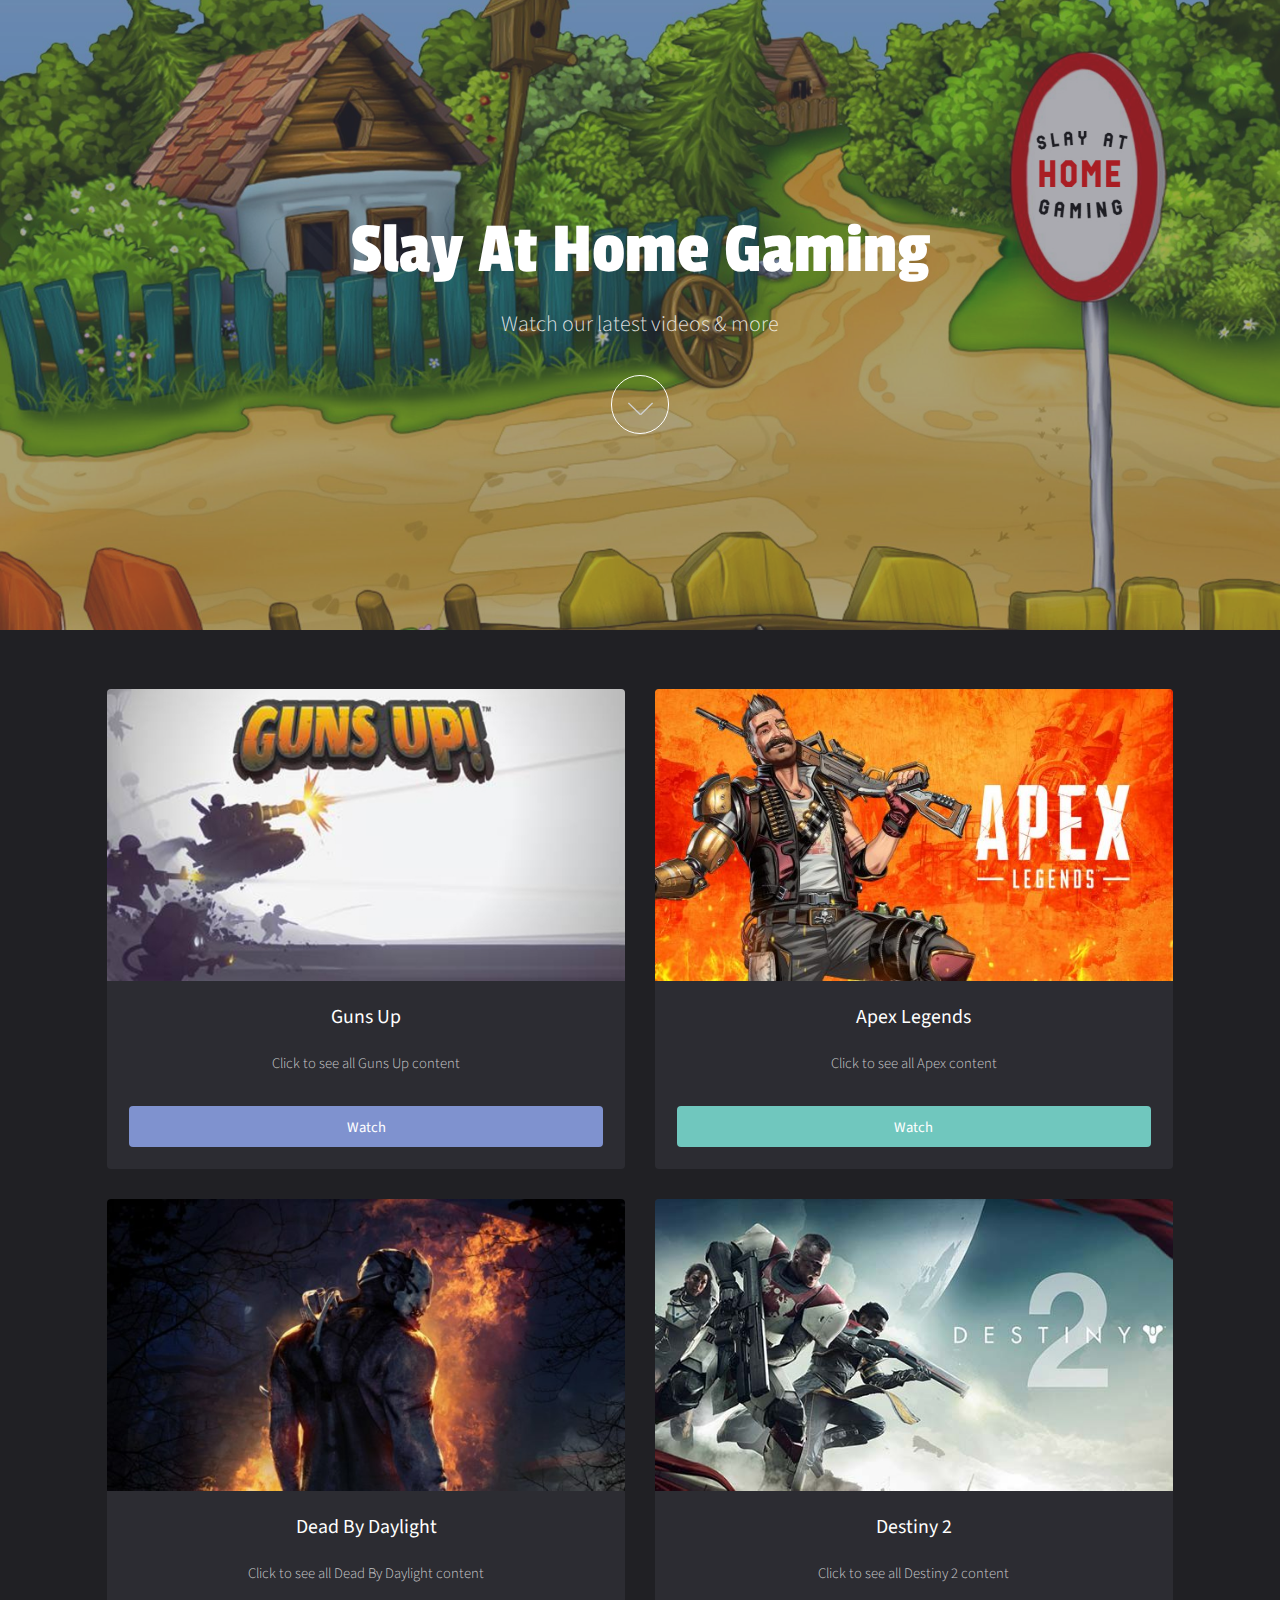
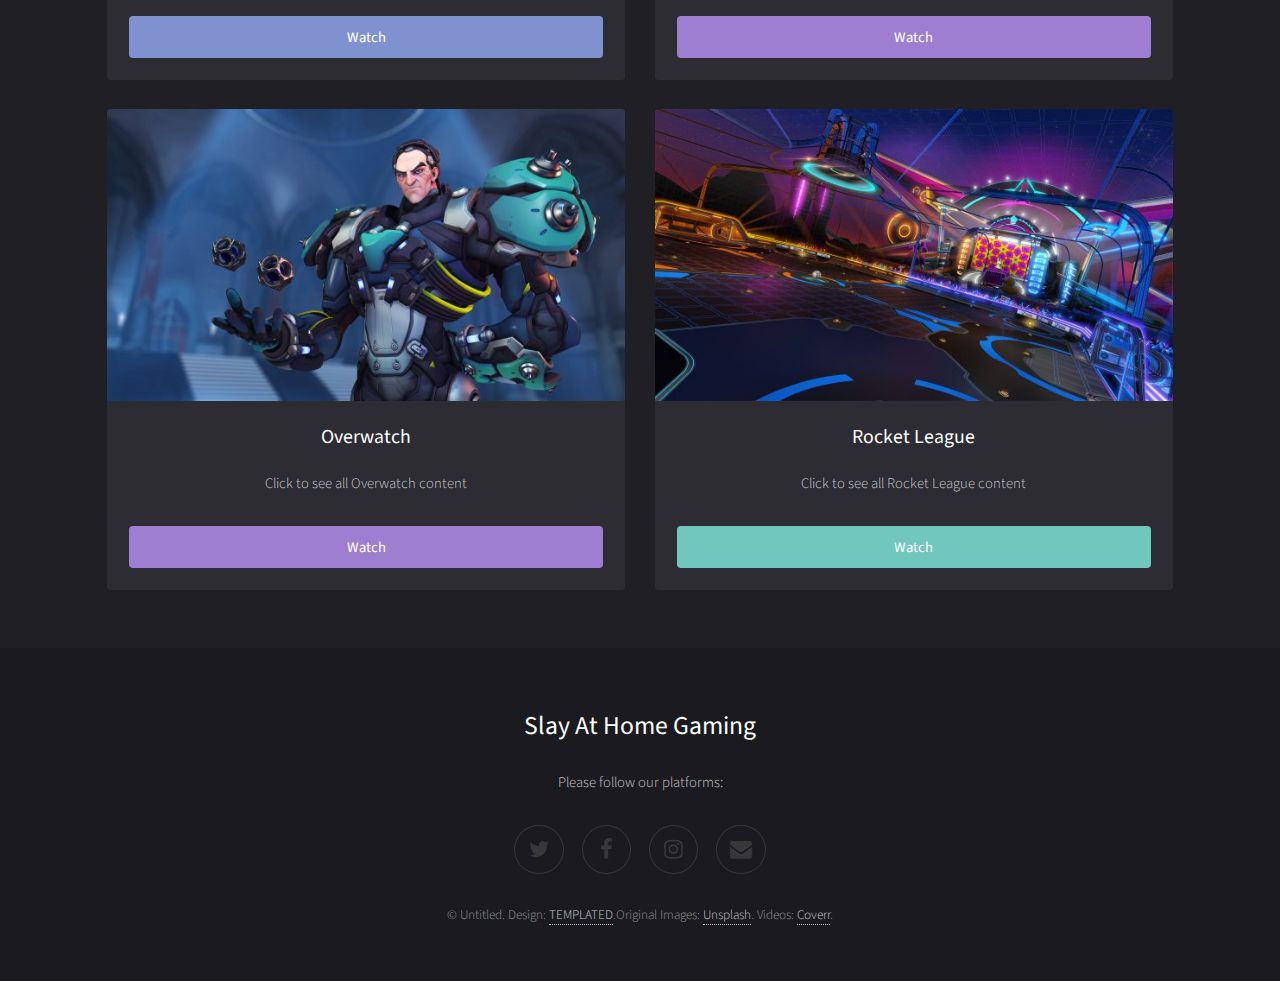
<file: index.html>
<!DOCTYPE HTML>
<!--
	Full Motion by TEMPLATED
	templated.co @templatedco
	Released for free under the Creative Commons Attribution 3.0 license (templated.co/license)
-->
<html>
		<title>Slay At Home Gaming</title>
		<meta charset="utf-8" />
		<meta name="viewport" content="width=device-width, initial-scale=1" />
		<link rel="stylesheet" href="assets/css/main.css" />
	</head>
	<body id="top">

			<!-- Banner -->
			<!--
				To use a video as your background, set data-video to the name of your video without
				its extension (eg. images/banner). Your video must be available in both .mp4 and .webm
				formats to work correctly.
			-->
				<section id="banner" data-video="images/banner">
					<div class="inner">
						<header>
							<h1>Slay At Home Gaming</h1>
							<p>Watch our latest videos & more<br/></p>
						</header>
						<a href="#main" class="more">Learn More</a>
					</div>
				</section>

			<!-- Main -->
				<div id="main">
					<div class="inner">

					<!-- Boxes -->
						<div class="thumbnails">
							<div class="box">
								<a href="gunsUp.html" class="image fit"><img src="images/guns up.jpg" alt="" /></a>
								<div class="inner">
									<h3>Guns Up</h3>
									<p>Click to see all Guns Up content</p>
									<a href="gunsUp.html" class="button style2 fit" data-poptrox="youtube,800x400">Watch</a>
								</div>
							</div>

							<div class="box">
								<a href="https://youtu.be/jfcAiUV6fb4" class="image fit"><img src="images/apex legends.jpeg" alt="" /></a>
								<div class="inner">
									<h3>Apex Legends</h3>
									<p>Click to see all Apex content</p>
									<a href="https://youtu.be/jfcAiUV6fb4" class="button fit" data-poptrox="youtube,800x400">Watch</a>
								</div>
							</div>

							<div class="box">
								<a href="https://youtu.be/6gdpADQAVE0" class="image fit"><img src="images/dead by daylight.jpeg" alt="" /></a>
								<div class="inner">
									<h3>Dead By Daylight</h3>
									<p>Click to see all Dead By Daylight content</p>
									<a href="https://youtu.be/6gdpADQAVE0" class="button style2 fit" data-poptrox="youtube,800x400">Watch</a>
								</div>
							</div>

							<div class="box">
								<a href="https://youtu.be/" class="image fit"><img src="images/destiny 2.jpg" alt="" /></a>
								<div class="inner">
									<h3>Destiny 2</h3>
									<p>Click to see all Destiny 2 content</p>
									<a href="https://youtu.be/" class="button style3 fit" data-poptrox="youtube,800x400">Watch</a>
								</div>
							</div>

							<div class="box">
								<a href="https://youtu.be/a0tLFoN51EU" class="image fit"><img src="images/overwatch.jpg" alt="" /></a>
								<div class="inner">
									<h3>Overwatch</h3>
									<p>Click to see all Overwatch content</p>
									<a href="https://youtu.be/a0tLFoN51EU" class="button style3 fit" data-poptrox="youtube,800x400">Watch</a>
								</div>
							</div>

							<div class="box">
								<a href="https://youtu.be/p4X2KgACFVA" class="image fit"><img src="images/rocket league.jpg" alt="" /></a>
								<div class="inner">
									<h3>Rocket League</h3>
									<p>Click to see all Rocket League content</p>
									<a href="https://youtu.be/p4X2KgACFVA" class="button fit" data-poptrox="youtube,800x400">Watch</a>
								</div>
							</div>

						</div>

					</div>
				</div>

			<!-- Footer -->
				<footer id="footer">
					<div class="inner">
						<h2>Slay At Home Gaming</h2>
						<p>Please follow our platforms:</p>
						<ul class="icons">
							<li><a href="https://twitter.com/SzechuanBoi" class="icon fa-twitter"><span class="label">Twitter</span></a></li>
							<li><a href="https://www.facebook.com/SlayAtHomeGaming" class="icon fa-facebook"><span class="label">Facebook</span></a></li>
							<li><a href="#" class="icon fa-instagram"><span class="label">Instagram</span></a></li>
							<li><a href="#" class="icon fa-envelope"><span class="label">Email</span></a></li>
						</ul>
						<p class="copyright">&copy; Untitled. Design: <a href="https://templated.co">TEMPLATED</a>.Original Images: <a href="https://unsplash.com/">Unsplash</a>. Videos: <a href="http://coverr.co/">Coverr</a>.</p>
					</div>
				</footer>

		<!-- Scripts -->
			<script src="assets/js/jquery.min.js"></script>
			<script src="assets/js/jquery.scrolly.min.js"></script>
			<script src="assets/js/jquery.poptrox.min.js"></script>
			<script src="assets/js/skel.min.js"></script>
			<script src="assets/js/util.js"></script>
			<script src="assets/js/main.js"></script>

	</body>
</html>
</file>
<file: assets/css/main.css>
@charset "UTF-8";
@import url(font-awesome.min.css);
@import url("https://fonts.googleapis.com/css?family=Source+Sans+Pro:300,400|Passion+One:400");

/*
	Full Motion by TEMPLATED
	templated.co @templatedco
	Released for free under the Creative Commons Attribution 3.0 license (templated.co/license)
*/

/* Reset */

	html, body, div, span, applet, object, iframe, h1, h2, h3, h4, h5, h6, p, blockquote, pre, a, abbr, acronym, address, big, cite, code, del, dfn, em, img, ins, kbd, q, s, samp, small, strike, strong, sub, sup, tt, var, b, u, i, center, dl, dt, dd, ol, ul, li, fieldset, form, label, legend, table, caption, tbody, tfoot, thead, tr, th, td, article, aside, canvas, details, embed, figure, figcaption, footer, header, hgroup, menu, nav, output, ruby, section, summary, time, mark, audio, video {
		margin: 0;
		padding: 0;
		border: 0;
		font-size: 100%;
		font: inherit;
		vertical-align: baseline;
	}

	article, aside, details, figcaption, figure, footer, header, hgroup, menu, nav, section {
		display: block;
	}

	body {
		line-height: 1;
	}

	ol, ul {
		list-style: none;
	}

	blockquote, q {
		quotes: none;
	}

	blockquote:before, blockquote:after, q:before, q:after {
		content: '';
		content: none;
	}

	table {
		border-collapse: collapse;
		border-spacing: 0;
	}

	body {
		-webkit-text-size-adjust: none;
	}

/* Box Model */

	*, *:before, *:after {
		-moz-box-sizing: border-box;
		-webkit-box-sizing: border-box;
		box-sizing: border-box;
	}

/* Basic */

	@-ms-viewport {
		width: device-width;
	}

	body {
		-ms-overflow-style: scrollbar;
	}

	@media screen and (max-width: 480px) {

		html, body {
			min-width: 320px;
		}

	}

	body {
		background: #202024;
	}

		body.is-loading *, body.is-loading *:before, body.is-loading *:after {
			-moz-animation: none !important;
			-webkit-animation: none !important;
			-ms-animation: none !important;
			animation: none !important;
			-moz-transition: none !important;
			-webkit-transition: none !important;
			-ms-transition: none !important;
			transition: none !important;
		}

/* Type */

	body, input, select, textarea {
		color: rgba(255, 255, 255, 0.75);
		font-family: "Source Sans Pro", sans-serif;
		font-size: 14pt;
		font-weight: 300;
		line-height: 1.65;
	}

		@media screen and (max-width: 1680px) {

			body, input, select, textarea {
				font-size: 11pt;
			}

		}

		@media screen and (max-width: 1280px) {

			body, input, select, textarea {
				font-size: 11pt;
			}

		}

		@media screen and (max-width: 980px) {

			body, input, select, textarea {
				font-size: 12pt;
			}

		}

		@media screen and (max-width: 736px) {

			body, input, select, textarea {
				font-size: 12pt;
			}

		}

		@media screen and (max-width: 480px) {

			body, input, select, textarea {
				font-size: 12pt;
			}

		}

	a {
		-moz-transition: background-color 0.2s ease-in-out, color 0.2s ease-in-out;
		-webkit-transition: background-color 0.2s ease-in-out, color 0.2s ease-in-out;
		-ms-transition: background-color 0.2s ease-in-out, color 0.2s ease-in-out;
		transition: background-color 0.2s ease-in-out, color 0.2s ease-in-out;
		color: rgba(255, 255, 255, 0.75);
		text-decoration: none;
		border-bottom: 1px dotted;
		outline: 0;
	}

		a:hover {
			color: #FFF;
			border: none;
		}

	strong, b {
		color: #fff;
		font-weight: 400;
	}

	em, i {
		font-style: italic;
	}

	p {
		margin: 0 0 2em 0;
	}

	h1, h2, h3, h4, h5, h6 {
		color: #fff;
		font-weight: 400;
		line-height: 1.5;
		margin: 0 0 1em 0;
	}

		h1 a, h2 a, h3 a, h4 a, h5 a, h6 a {
			color: inherit;
			text-decoration: none;
		}

	h2 {
		font-size: 1.75em;
	}

	h3 {
		font-size: 1.35em;
	}

	h4 {
		font-size: 1.1em;
	}

	h5 {
		font-size: 0.9em;
	}

	h6 {
		font-size: 0.7em;
	}

	sub {
		font-size: 0.8em;
		position: relative;
		top: 0.5em;
	}

	sup {
		font-size: 0.8em;
		position: relative;
		top: -0.5em;
	}

	blockquote {
		border-left: solid 4px rgba(144, 144, 144, 0.25);
		font-style: italic;
		margin: 0 0 2em 0;
		padding: 0.5em 0 0.5em 2em;
	}

	code {
		background: rgba(144, 144, 144, 0.075);
		border-radius: 4px;
		border: solid 1px rgba(144, 144, 144, 0.25);
		font-family: "Courier New", monospace;
		font-size: 0.9em;
		margin: 0 0.25em;
		padding: 0.25em 0.65em;
	}

	pre {
		-webkit-overflow-scrolling: touch;
		font-family: "Courier New", monospace;
		font-size: 0.9em;
		margin: 0 0 2em 0;
	}

		pre code {
			display: block;
			line-height: 1.75;
			padding: 1em 1.5em;
			overflow-x: auto;
		}

	hr {
		border: 0;
		border-bottom: solid 1px rgba(144, 144, 144, 0.25);
		margin: 2em 0;
	}

		hr.major {
			margin: 3em 0;
		}

	.align-left {
		text-align: left;
	}

	.align-center {
		text-align: center;
	}

	.align-right {
		text-align: right;
	}

/* Section/Article */

	section.special, article.special {
		text-align: center;
	}

	header p {
		color: rgba(255, 255, 255, 0.5);
		position: relative;
		margin: 0 0 1.5em 0;
	}

	header h2 + p {
		font-size: 1.25em;
		margin-top: -1em;
	}

	header h3 + p {
		font-size: 1.1em;
		margin-top: -0.8em;
	}

	header h4 + p,
	header h5 + p,
	header h6 + p {
		font-size: 0.9em;
		margin-top: -0.6em;
	}

/* Box */

	.thumbnails {
		display: -moz-flex;
		display: -webkit-flex;
		display: -ms-flex;
		display: flex;
		-moz-align-items: stretch;
		-webkit-align-items: stretch;
		-ms-align-items: stretch;
		align-items: stretch;
		-moz-justify-content: center;
		-webkit-justify-content: center;
		-ms-justify-content: center;
		justify-content: center;
		-moz-flex-wrap: wrap;
		-webkit-flex-wrap: wrap;
		-ms-flex-wrap: wrap;
		flex-wrap: wrap;
	}

		.thumbnails .box {
			margin: 0 1em 2em 1em;
			width: 30%;
		}

			@media screen and (max-width: 1280px) {

				.thumbnails .box {
					width: 45%;
				}

			}

			@media screen and (max-width: 736px) {

				.thumbnails .box {
					width: 100%;
				}

			}

/* Form */

	form {
		margin: 0 0 2em 0;
	}

	label {
		color: #fff;
		display: block;
		font-size: 0.9em;
		font-weight: 400;
		margin: 0 0 1em 0;
	}

	input[type="text"],
	input[type="password"],
	input[type="email"],
	input[type="tel"],
	select,
	textarea {
		-moz-appearance: none;
		-webkit-appearance: none;
		-ms-appearance: none;
		appearance: none;
		background: rgba(144, 144, 144, 0.075);
		border-radius: 4px;
		border: none;
		border: solid 1px rgba(144, 144, 144, 0.25);
		color: inherit;
		display: block;
		outline: 0;
		padding: 0 1em;
		text-decoration: none;
		width: 100%;
	}

		input[type="text"]:invalid,
		input[type="password"]:invalid,
		input[type="email"]:invalid,
		input[type="tel"]:invalid,
		select:invalid,
		textarea:invalid {
			box-shadow: none;
		}

		input[type="text"]:focus,
		input[type="password"]:focus,
		input[type="email"]:focus,
		input[type="tel"]:focus,
		select:focus,
		textarea:focus {
			border-color: #ff8686;
			box-shadow: 0 0 0 1px #ff8686;
		}

	.select-wrapper {
		text-decoration: none;
		display: block;
		position: relative;
	}

		.select-wrapper:before {
			content: "";
			-moz-osx-font-smoothing: grayscale;
			-webkit-font-smoothing: antialiased;
			font-family: FontAwesome;
			font-style: normal;
			font-weight: normal;
			text-transform: none !important;
		}

		.select-wrapper:before {
			color: rgba(144, 144, 144, 0.25);
			display: block;
			height: 2.75em;
			line-height: 2.75em;
			pointer-events: none;
			position: absolute;
			right: 0;
			text-align: center;
			top: 0;
			width: 2.75em;
		}

		.select-wrapper select::-ms-expand {
			display: none;
		}

	input[type="text"],
	input[type="password"],
	input[type="email"],
	select {
		height: 2.75em;
	}

	textarea {
		padding: 0.75em 1em;
	}

	input[type="checkbox"],
	input[type="radio"] {
		-moz-appearance: none;
		-webkit-appearance: none;
		-ms-appearance: none;
		appearance: none;
		display: block;
		float: left;
		margin-right: -2em;
		opacity: 0;
		width: 1em;
		z-index: -1;
	}

		input[type="checkbox"] + label,
		input[type="radio"] + label {
			text-decoration: none;
			color: rgba(255, 255, 255, 0.75);
			cursor: pointer;
			display: inline-block;
			font-size: 1em;
			font-weight: 300;
			padding-left: 2.4em;
			padding-right: 0.75em;
			position: relative;
		}

			input[type="checkbox"] + label:before,
			input[type="radio"] + label:before {
				-moz-osx-font-smoothing: grayscale;
				-webkit-font-smoothing: antialiased;
				font-family: FontAwesome;
				font-style: normal;
				font-weight: normal;
				text-transform: none !important;
			}

			input[type="checkbox"] + label:before,
			input[type="radio"] + label:before {
				background: rgba(144, 144, 144, 0.075);
				border-radius: 4px;
				border: solid 1px rgba(144, 144, 144, 0.25);
				content: '';
				display: inline-block;
				height: 1.65em;
				left: 0;
				line-height: 1.58125em;
				position: absolute;
				text-align: center;
				top: 0;
				width: 1.65em;
			}

		input[type="checkbox"]:checked + label:before,
		input[type="radio"]:checked + label:before {
			background: #ff8686;
			border-color: #ff8686;
			color: #ffffff;
			content: '\f00c';
		}

		input[type="checkbox"]:focus + label:before,
		input[type="radio"]:focus + label:before {
			border-color: #ff8686;
			box-shadow: 0 0 0 1px #ff8686;
		}

	input[type="checkbox"] + label:before {
		border-radius: 4px;
	}

	input[type="radio"] + label:before {
		border-radius: 100%;
	}

	::-webkit-input-placeholder {
		color: rgba(255, 255, 255, 0.5) !important;
		opacity: 1.0;
	}

	:-moz-placeholder {
		color: rgba(255, 255, 255, 0.5) !important;
		opacity: 1.0;
	}

	::-moz-placeholder {
		color: rgba(255, 255, 255, 0.5) !important;
		opacity: 1.0;
	}

	:-ms-input-placeholder {
		color: rgba(255, 255, 255, 0.5) !important;
		opacity: 1.0;
	}

	.formerize-placeholder {
		color: rgba(255, 255, 255, 0.5) !important;
		opacity: 1.0;
	}

/* Box */

	.box {
		border-radius: 4px;
		margin-bottom: 2em;
		background: #2c2c32;
		text-align: center;
	}

		.box > :last-child,
		.box > :last-child > :last-child,
		.box > :last-child > :last-child > :last-child {
			margin-bottom: 0;
		}

		.box .image.fit {
			margin: 0;
		}

		.box .image img {
			border-radius: 4px 4px 0 0;
		}

		.box .inner {
			padding: 1.5em;
			width: 100% !important;
		}

			@media screen and (max-width: 480px) {

				.box .inner {
					padding: 1em;
				}

			}

		.box.alt {
			border: 0;
			border-radius: 0;
			padding: 0;
		}

/* Icon */

	.icon {
		text-decoration: none;
		border-bottom: none;
		position: relative;
	}

		.icon:before {
			-moz-osx-font-smoothing: grayscale;
			-webkit-font-smoothing: antialiased;
			font-family: FontAwesome;
			font-style: normal;
			font-weight: normal;
			text-transform: none !important;
		}

		.icon > .label {
			display: none;
		}

/* Image */

	.image {
		border-radius: 4px;
		border: 0;
		display: inline-block;
		position: relative;
	}

		.image img {
			border-radius: 4px;
			display: block;
		}

		.image.left, .image.right {
			max-width: 40%;
		}

			.image.left img, .image.right img {
				width: 100%;
			}

		.image.left {
			float: left;
			padding: 0 1.5em 1em 0;
			top: 0.25em;
		}

		.image.right {
			float: right;
			padding: 0 0 1em 1.5em;
			top: 0.25em;
		}

		.image.fit {
			display: block;
			margin: 0 0 2em 0;
			width: 100%;
		}

			.image.fit img {
				width: 100%;
			}

		.image.main {
			display: block;
			margin: 0 0 3em 0;
			width: 100%;
		}

			.image.main img {
				width: 100%;
			}

/* List */

	ol {
		list-style: decimal;
		margin: 0 0 2em 0;
		padding-left: 1.25em;
	}

		ol li {
			padding-left: 0.25em;
		}

	ul {
		list-style: disc;
		margin: 0 0 2em 0;
		padding-left: 1em;
	}

		ul li {
			padding-left: 0.5em;
		}

		ul.alt {
			list-style: none;
			padding-left: 0;
		}

			ul.alt li {
				border-top: solid 1px rgba(144, 144, 144, 0.25);
				padding: 0.5em 0;
			}

				ul.alt li:first-child {
					border-top: 0;
					padding-top: 0;
				}

		ul.icons {
			cursor: default;
			list-style: none;
			padding-left: 0;
		}

			ul.icons li {
				display: inline-block;
				text-align: center;
				padding-left: 0;
				padding-right: 1em;
			}

				ul.icons li a {
					display: block;
					border-radius: 100%;
					margin: 0;
					padding: 0.5em;
					border: solid 1px rgba(144, 144, 144, 0.25);
					color: rgba(144, 144, 144, 0.25);
				}

					ul.icons li a:before {
						font-size: 1.5em;
						display: block;
						width: 1.5em;
						height: 1.5em;
						line-height: 1.5em;
					}

					ul.icons li a:hover {
						background-color: #202024;
						color: #FFF;
					}

				ul.icons li:last-child {
					padding-right: 0;
				}

		ul.actions {
			cursor: default;
			list-style: none;
			padding-left: 0;
		}

			ul.actions li {
				display: inline-block;
				padding: 0 1em 0 0;
				vertical-align: middle;
			}

				ul.actions li:last-child {
					padding-right: 0;
				}

			ul.actions.small li {
				padding: 0 0.5em 0 0;
			}

			ul.actions.vertical li {
				display: block;
				padding: 1em 0 0 0;
			}

				ul.actions.vertical li:first-child {
					padding-top: 0;
				}

				ul.actions.vertical li > * {
					margin-bottom: 0;
				}

			ul.actions.vertical.small li {
				padding: 0.5em 0 0 0;
			}

				ul.actions.vertical.small li:first-child {
					padding-top: 0;
				}

			ul.actions.fit {
				display: table;
				margin-left: -1em;
				padding: 0;
				table-layout: fixed;
				width: calc(100% + 1em);
			}

				ul.actions.fit li {
					display: table-cell;
					padding: 0 0 0 1em;
				}

					ul.actions.fit li > * {
						margin-bottom: 0;
					}

				ul.actions.fit.small {
					margin-left: -0.5em;
					width: calc(100% + 0.5em);
				}

					ul.actions.fit.small li {
						padding: 0 0 0 0.5em;
					}

			@media screen and (max-width: 480px) {

				ul.actions {
					margin: 0 0 2em 0;
				}

					ul.actions li {
						padding: 1em 0 0 0;
						display: block;
						text-align: center;
						width: 100%;
					}

						ul.actions li:first-child {
							padding-top: 0;
						}

						ul.actions li > * {
							width: 100%;
							margin: 0 !important;
						}

							ul.actions li > *.icon:before {
								margin-left: -2em;
							}

					ul.actions.small li {
						padding: 0.5em 0 0 0;
					}

						ul.actions.small li:first-child {
							padding-top: 0;
						}

			}

	dl {
		margin: 0 0 2em 0;
	}

		dl dt {
			display: block;
			font-weight: 400;
			margin: 0 0 1em 0;
		}

		dl dd {
			margin-left: 2em;
		}

/* Table */

	.table-wrapper {
		-webkit-overflow-scrolling: touch;
		overflow-x: auto;
	}

	table {
		margin: 0 0 2em 0;
		width: 100%;
	}

		table tbody tr {
			border: solid 1px rgba(144, 144, 144, 0.25);
			border-left: 0;
			border-right: 0;
		}

			table tbody tr:nth-child(2n + 1) {
				background-color: rgba(144, 144, 144, 0.075);
			}

		table td {
			padding: 0.75em 0.75em;
		}

		table th {
			color: #fff;
			font-size: 0.9em;
			font-weight: 400;
			padding: 0 0.75em 0.75em 0.75em;
			text-align: left;
		}

		table thead {
			border-bottom: solid 2px rgba(144, 144, 144, 0.25);
		}

		table tfoot {
			border-top: solid 2px rgba(144, 144, 144, 0.25);
		}

		table.alt {
			border-collapse: separate;
		}

			table.alt tbody tr td {
				border: solid 1px rgba(144, 144, 144, 0.25);
				border-left-width: 0;
				border-top-width: 0;
			}

				table.alt tbody tr td:first-child {
					border-left-width: 1px;
				}

			table.alt tbody tr:first-child td {
				border-top-width: 1px;
			}

			table.alt thead {
				border-bottom: 0;
			}

			table.alt tfoot {
				border-top: 0;
			}

/* Button */

	input[type="submit"],
	input[type="reset"],
	input[type="button"],
	button,
	.button {
		-moz-appearance: none;
		-webkit-appearance: none;
		-ms-appearance: none;
		appearance: none;
		-moz-transition: background-color 0.2s ease-in-out, color 0.2s ease-in-out;
		-webkit-transition: background-color 0.2s ease-in-out, color 0.2s ease-in-out;
		-ms-transition: background-color 0.2s ease-in-out, color 0.2s ease-in-out;
		transition: background-color 0.2s ease-in-out, color 0.2s ease-in-out;
		background-color: #70c7be;
		border-radius: 4px;
		border: 0;
		color: #ffffff !important;
		cursor: pointer;
		display: inline-block;
		font-weight: 400;
		height: 2.85em;
		line-height: 2.95em;
		padding: 0 1.5em;
		text-align: center;
		text-decoration: none;
		white-space: nowrap;
	}

		input[type="submit"]:hover,
		input[type="reset"]:hover,
		input[type="button"]:hover,
		button:hover,
		.button:hover {
			background-color: #82cec6;
		}

		input[type="submit"]:active,
		input[type="reset"]:active,
		input[type="button"]:active,
		button:active,
		.button:active {
			background-color: #5ec0b6;
		}

		input[type="submit"].icon,
		input[type="reset"].icon,
		input[type="button"].icon,
		button.icon,
		.button.icon {
			padding-left: 1.35em;
		}

			input[type="submit"].icon:before,
			input[type="reset"].icon:before,
			input[type="button"].icon:before,
			button.icon:before,
			.button.icon:before {
				margin-right: 0.5em;
			}

		input[type="submit"].fit,
		input[type="reset"].fit,
		input[type="button"].fit,
		button.fit,
		.button.fit {
			display: block;
			margin: 0 0 1em 0;
			width: 100%;
		}

		input[type="submit"].small,
		input[type="reset"].small,
		input[type="button"].small,
		button.small,
		.button.small {
			font-size: 0.8em;
		}

		input[type="submit"].big,
		input[type="reset"].big,
		input[type="button"].big,
		button.big,
		.button.big {
			font-size: 1.35em;
		}

		input[type="submit"].disabled, input[type="submit"]:disabled,
		input[type="reset"].disabled,
		input[type="reset"]:disabled,
		input[type="button"].disabled,
		input[type="button"]:disabled,
		button.disabled,
		button:disabled,
		.button.disabled,
		.button:disabled {
			background-color: rgba(255, 255, 255, 0.75) !important;
			box-shadow: inset 0 -0.15em 0 0 rgba(0, 0, 0, 0.15);
			color: #202024 !important;
			cursor: default;
			opacity: 0.25;
		}

		input[type="submit"].style2,
		input[type="reset"].style2,
		input[type="button"].style2,
		button.style2,
		.button.style2 {
			background-color: #7f92cf;
		}

			input[type="submit"].style2:hover,
			input[type="reset"].style2:hover,
			input[type="button"].style2:hover,
			button.style2:hover,
			.button.style2:hover {
				background-color: #92a2d6;
			}

			input[type="submit"].style2:active,
			input[type="reset"].style2:active,
			input[type="button"].style2:active,
			button.style2:active,
			.button.style2:active {
				background-color: #6c82c8;
			}

		input[type="submit"].style3,
		input[type="reset"].style3,
		input[type="button"].style3,
		button.style3,
		.button.style3 {
			background-color: #9d7ed0;
		}

			input[type="submit"].style3:hover,
			input[type="reset"].style3:hover,
			input[type="button"].style3:hover,
			button.style3:hover,
			.button.style3:hover {
				background-color: #ab91d7;
			}

			input[type="submit"].style3:active,
			input[type="reset"].style3:active,
			input[type="button"].style3:active,
			button.style3:active,
			.button.style3:active {
				background-color: #8f6bc9;
			}

		@media screen and (max-width: 480px) {

			input[type="submit"],
			input[type="reset"],
			input[type="button"],
			button,
			.button {
				padding: 0;
			}

		}

/* Poptrox */

	.poptrox-popup {
		-moz-box-sizing: content-box;
		-webkit-box-sizing: content-box;
		-ms-box-sizing: content-box;
		box-sizing: content-box;
		background: #000;
		box-shadow: 0 0.5em 3em 0 rgba(0, 0, 0, 0.25);
		border-radius: 4px;
		padding: 2em;
		overflow: hidden;
	}

		.poptrox-popup .closer {
			-moz-transition: opacity 0.2s ease-in-out;
			-webkit-transition: opacity 0.2s ease-in-out;
			-ms-transition: opacity 0.2s ease-in-out;
			transition: opacity 0.2s ease-in-out;
			text-decoration: none;
			position: absolute;
			top: .5em;
			right: .5em;
			z-index: 11000;
			-webkit-tap-highlight-color: rgba(255, 255, 255, 0);
			white-space: nowrap;
			text-indent: 2em;
			overflow: hidden;
			width: 2em;
			height: 2em;
			display: block;
		}

			.poptrox-popup .closer:before {
				content: "\f00d";
				-moz-osx-font-smoothing: grayscale;
				-webkit-font-smoothing: antialiased;
				font-family: FontAwesome;
				font-style: normal;
				font-weight: normal;
				text-transform: none !important;
				display: block;
				position: relative;
				text-indent: 0;
				border-radius: 100%;
				box-shadow: inset 0 0 0 1px rgba(255, 255, 255, 0.25);
				color: #ffffff !important;
				width: 2em;
				height: 2em;
				line-height: 2em;
			}

		.poptrox-popup:hover .closer {
			opacity: 0.5;
		}

		.poptrox-popup:hover .closer:hover {
			opacity: 1.0;
		}

		@media screen and (max-width: 736px) {

			.poptrox-popup {
				padding: 0;
			}

				.poptrox-popup .closer {
					display: none !important;
				}

		}

/* Banner */

	#banner {
		-moz-align-items: center;
		-webkit-align-items: center;
		-ms-align-items: center;
		align-items: center;
		display: -moz-flex;
		display: -webkit-flex;
		display: -ms-flex;
		display: flex;
		-moz-justify-content: center;
		-webkit-justify-content: center;
		-ms-justify-content: center;
		justify-content: center;
		padding: 8em 4em 6em 4em;
		min-height: 70vh;
		background-image: url("../../images/banner.jpg");
		background-position: center;
		background-size: cover;
		background-repeat: no-repeat;
		border-top: 0;
		position: relative;
		text-align: center;
		overflow: hidden;
	}

		#banner .inner {
			text-align: center;
			position: relative;
			z-index: 2;
		}

		#banner h1 {
			color: #fff;
			font-size: 5em;
			font-weight: 400;
			font-family: 'Passion One', cursive;
			margin: 0;
		}

			@media screen and (max-width: 980px) {

				#banner h1 {
					font-size: 5em;
				}

			}

			@media screen and (max-width: 736px) {

				#banner h1 {
					font-size: 3em;
				}

			}

		#banner p {
			color: rgba(255, 255, 255, 0.85);
			font-size: 1.5em;
			font-weight: 300;
		}

			@media screen and (max-width: 980px) {

				#banner p {
					font-size: 1.5em;
				}

			}

			@media screen and (max-width: 480px) {

				#banner p {
					font-size: 1.25em;
				}

			}

		#banner a {
			color: rgba(255, 255, 255, 0.75);
			text-decoration: none;
			border-bottom: 1px dotted;
		}

			#banner a:hover {
				color: #FFF;
				border: none;
			}

		#banner .more {
			background-image: url("images/arrow.svg");
			background-position: center 1.35em;
			background-repeat: no-repeat;
			background-size: auto;
			border: 1px solid #fff;
			border-radius: 100%;
			color: rgba(255, 255, 255, 0.75);
			display: block;
			height: 4em;
			text-indent: 4em;
			overflow: hidden;
			white-space: nowrap;
			width: 4em;
			z-index: 2;
			margin: 0 auto 2em auto;
		}

			#banner .more:hover {
				background-color: rgba(255, 255, 255, 0.05);
				border: 1px solid #fff;
				color: #FFF;
			}

		#banner video {
			-moz-transform: translateX(50%) translateY(50%);
			-webkit-transform: translateX(50%) translateY(50%);
			-ms-transform: translateX(50%) translateY(50%);
			transform: translateX(50%) translateY(50%);
			position: absolute;
			bottom: 50%;
			right: 50%;
			width: auto;
			height: auto;
			min-width: 100%;
			min-height: 100%;
			overflow: hidden;
		}

		#banner:before {
			-moz-transition: opacity 3s ease;
			-webkit-transition: opacity 3s ease;
			-ms-transition: opacity 3s ease;
			transition: opacity 3s ease;
			-moz-transition-delay: 1s;
			-webkit-transition-delay: 1s;
			-ms-transition-delay: 1s;
			transition-delay: 1s;
			content: '';
			background-color: #42424f;
			display: block;
			height: 100%;
			left: 0;
			opacity: 0.45;
			position: absolute;
			top: 0;
			width: 100%;
			z-index: 1;
		}

		@media screen and (max-width: 1280px) {

			#banner video {
				display: none;
			}

		}

		@media screen and (max-width: 980px) {

			#banner br {
				display: none;
			}

		}

		@media screen and (max-width: 736px) {

			#banner {
				min-height: 0;
				padding: 6em 2em 4em 2em;
			}

				#banner br {
					display: none;
				}

		}

		body.is-loading #banner:before {
			opacity: 1;
		}

/* Main */

	#main {
		padding: 4em 0 2em 0;
	}

		@media screen and (max-width: 736px) {

			#main {
				padding: 3em 0 1em 0;
			}

		}

		#main .inner {
			width: 90%;
			max-width: 80em;
			margin: 0 auto;
		}

			@media screen and (max-width: 480px) {

				#main .inner {
					width: 95%;
				}

			}

/* Footer */

	#footer {
		padding: 4em 0 2em 0;
		background-color: #1b1b1f;
		text-align: center;
	}

		#footer .inner {
			width: 50%;
			margin: 0 auto;
		}

			@media screen and (max-width: 980px) {

				#footer .inner {
					width: 75%;
				}

			}

			@media screen and (max-width: 480px) {

				#footer .inner {
					width: 90%;
				}

			}

		#footer .copyright {
			color: rgba(255, 255, 255, 0.5);
			font-size: 0.9em;
			margin: 0 0 2em 0;
			padding: 0;
			text-align: center;
		}

		@media screen and (max-width: 736px) {

			#footer {
				padding: 3em 0 1em 0;
			}

		}
</file>
